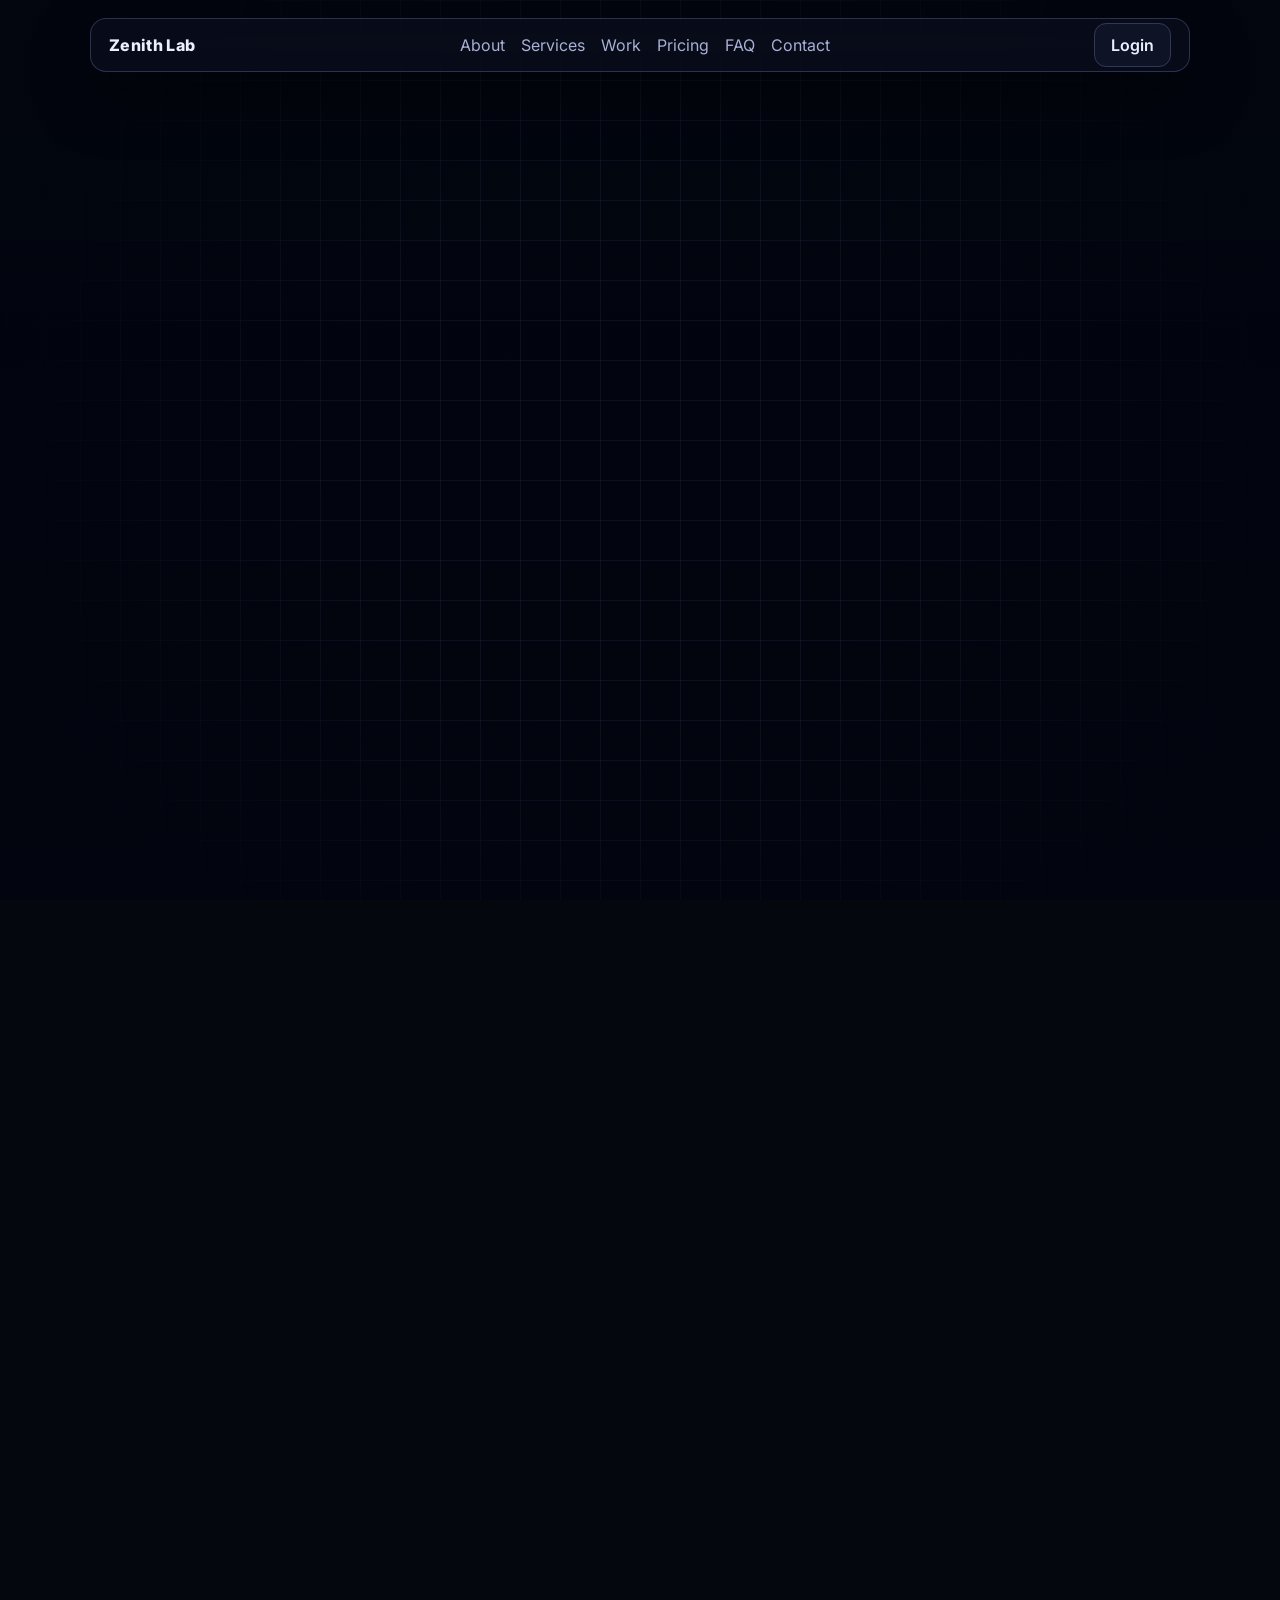
<file: index.html>
<!DOCTYPE html>
<html lang="en">
  <head>
    <meta charset="UTF-8" />
    <meta name="viewport" content="width=device-width, initial-scale=1.0" />

    <title>Zenith Lab | Digital Product Studio</title>
    <link rel="preconnect" href="https://fonts.googleapis.com" />
    <link rel="preconnect" href="https://fonts.gstatic.com" crossorigin />
    <link href="https://fonts.googleapis.com/css2?family=Inter:wght@400;500;600;700;800&display=swap" rel="stylesheet" />
    <link rel="stylesheet" href="styles.css" />
  </head>
  <body>
    <div class="bg-gradient" aria-hidden="true"></div>
    <div class="bg-grid" aria-hidden="true"></div>
    <div class="particles" id="particles" aria-hidden="true"></div>
    <div class="scroll-progress" aria-hidden="true"></div>

    <header class="site-header glass">
      <a class="brand" href="index.html">Zenith Lab</a>
      <nav class="main-nav">
        <a href="#about">About</a>
        <a href="#services">Services</a>
        <a href="#work">Work</a>
        <a href="#pricing">Pricing</a>
        <a href="#faq">FAQ</a>
        <a href="#contact">Contact</a>
      </nav>
      <div class="profile-wrap" id="profile-wrap">
        <a id="auth-link" class="button subtle" href="login.html">Login</a>
        <button id="profile-trigger" class="button subtle" hidden></button>
        <div id="profile-menu" class="profile-menu" hidden>
          <a href="chat.html">Client Workspace</a>
          <a href="login.html">Settings</a>
          <a id="owner-menu-link" href="owner.html" hidden>Owner Dashboard</a>
          <button id="logout-btn" type="button">Logout</button>
        </div>
      </div>
    </header>

    <main>
      <section id="announcement" class="announcement glass reveal" hidden></section>

      <section class="hero reveal">
        <p class="eyebrow">Premium Product & Engineering Studio</p>
        <h1>We build modern digital platforms clients trust instantly.</h1>
        <p class="hero-subtext">From strategy to launch, Zenith Lab designs and ships high-performance web products with clean execution and enterprise reliability.</p>
        <div class="hero-cta">
          <a class="button" href="login.html">Start Project</a>
          <a class="button subtle" href="chat.html">Open Client Chat</a>
          <a class="button subtle" href="jarvis.html">Launch Jarvis Mobile</a>
        </div>
      </section>

      <section id="about" class="section reveal">
        <div class="section-heading"><p class="eyebrow">About</p><h2>Studio built for serious delivery</h2></div>
        <div class="feature-grid">
          <article class="glass card"><h3>Product Strategy</h3><p>Clear roadmap, measurable milestones, and practical business outcomes.</p></article>
          <article class="glass card"><h3>Design Systems</h3><p>Scalable UI foundations with consistent brand language and motion quality.</p></article>
          <article class="glass card"><h3>Engineering Excellence</h3><p>Secure architecture, reliable APIs, and optimized front-end performance.</p></article>
        </div>
      </section>

      <section id="services" class="section reveal">
        <div class="section-heading"><p class="eyebrow">Services</p><h2>Everything a professional website needs</h2></div>
        <div class="feature-grid">
          <article class="glass card"><h3>Web App Development</h3><p>Production-grade full-stack delivery for startups and growing companies.</p></article>
          <article class="glass card"><h3>SaaS Platform Design</h3><p>Conversion-focused UI/UX that looks premium and performs under scale.</p></article>
          <article class="glass card"><h3>Maintenance & Support</h3><p>Ongoing updates, security monitoring, and continuous improvement cycles.</p></article>
          <article class="glass card"><h3>Client Success Chat</h3><p>Private AI-assisted workspace available only through the chat page.</p></article>
        </div>
      </section>

      <section id="work" class="section reveal">
        <div class="section-heading"><p class="eyebrow">Case Studies</p><h2>Selected engagements</h2></div>
        <div class="feature-grid testimonials">
          <article class="glass card"><h3>Fintech Dashboard</h3><p>Reduced internal reporting time by 46% with a modern analytics suite.</p></article>
          <article class="glass card"><h3>Commerce Platform</h3><p>Launched a scalable storefront with improved conversion and retention.</p></article>
          <article class="glass card"><h3>Operations Portal</h3><p>Unified workflows across teams through role-based automation and tooling.</p></article>
        </div>
      </section>

      <section id="pricing" class="section reveal">
        <div class="section-heading"><p class="eyebrow">Pricing</p><h2>Flexible engagement models</h2></div>
        <div class="feature-grid">
          <article class="glass card"><h3>Starter</h3><p>Ideal for landing pages and MVP scope.</p><h4>From $2,500</h4></article>
          <article class="glass card"><h3>Growth</h3><p>For full-featured SaaS and integrated dashboards.</p><h4>From $8,000</h4></article>
          <article class="glass card"><h3>Scale</h3><p>Custom enterprise implementation and team support.</p><h4>Custom Quote</h4></article>
        </div>
      </section>

      <section id="faq" class="section reveal">
        <div class="section-heading"><p class="eyebrow">FAQ</p><h2>Common client questions</h2></div>
        <div class="feature-grid">
          <article class="glass card"><h3>How fast can we start?</h3><p>Most projects begin within 3 business days after kickoff approval.</p></article>
          <article class="glass card"><h3>Do you provide support?</h3><p>Yes, with optional maintenance plans and monthly optimization reports.</p></article>
          <article class="glass card"><h3>How do we communicate?</h3><p>Through the secure client chat workspace and weekly progress updates.</p></article>
        </div>
      </section>

      <section class="cta section reveal">
        <div class="glass cta-box">
          <h2>Need a website that feels world-class on first visit?</h2>
          <p>Let’s design a clean, high-converting product experience for your clients.</p>
          <a class="button" href="login.html">Book Discovery</a>
    <title>Zenith Lab | Portfolio</title>
    <link rel="preconnect" href="https://fonts.googleapis.com" />
    <link rel="preconnect" href="https://fonts.gstatic.com" crossorigin />
    <link
      href="https://fonts.googleapis.com/css2?family=Inter:wght@400;500;600;700&family=Space+Grotesk:wght@500;600;700&display=swap"
      rel="stylesheet"
    />
    <link rel="stylesheet" href="styles.css" />
  </head>
  <body>
    <div class="scroll-progress" aria-hidden="true"></div>

    <header class="site-header">
      <a class="brand" href="index.html">Zenith Lab</a>
      <nav>
        <a href="#work">Work</a>
        <a href="#stack">Stack</a>
        <a href="#services">Services</a>
        <a href="#timeline">Timeline</a>
        <a href="shop.html">Shop</a>
        <a href="chat.html">Chat</a>
        <a href="login.html">Login</a>
      </nav>
    </header>

    <main>
      <section class="hero parallax" data-parallax="0.08">
        <p class="eyebrow">Multi-disciplinary Developer Portfolio</p>
        <h1>Bridging the gap between 3D Design and Functional Development.</h1>
        <p class="hero-subtext">
          Specializing in Game Systems, Web Architecture, and Digital Storytelling.
        </p>
        <div class="hero-cta">
          <a class="button" href="shop.html">Visit Shop</a>
          <a class="button subtle" href="chat.html">Open Live Chat</a>
          <a class="button subtle" href="login.html">Client Login</a>
        </div>
        <div class="stats-grid" aria-label="Studio metrics">
          <article><strong>32+</strong><span>Shipped Projects</span></article>
          <article><strong>12</strong><span>Industries Served</span></article>
          <article><strong>96%</strong><span>On-time Delivery</span></article>
        </div>
      </section>

      <section id="work" class="section parallax" data-parallax="0.05">
        <div class="section-heading">
          <p class="eyebrow">Professional Grid</p>
          <h2>Case Studies</h2>
        </div>
        <div class="case-grid">
          <article class="case-card"><div class="case-thumb"></div><div class="case-body"><h3>Neon District Atlas</h3><p>3D Environmental Design | Interactive Media</p></div></article>
          <article class="case-card"><div class="case-thumb"></div><div class="case-body"><h3>PulseOps Platform</h3><p>Web Systems Architecture | SaaS Infrastructure</p></div></article>
          <article class="case-card"><div class="case-thumb"></div><div class="case-body"><h3>Echoes of Orpheus</h3><p>Game Narrative Systems | Digital Storytelling</p></div></article>
        </div>
      </section>

      <section id="stack" class="section parallax" data-parallax="0.04">
        <div class="section-heading">
          <p class="eyebrow">The Technical Stack</p>
          <h2>Technical Proficiency</h2>
        </div>
        <div class="stack-grid">
          <article><h3>3D & Realtime Production</h3><ul><li>Blender</li><li>Unity</li><li>Unreal Engine 5</li><li>Substance Painter</li></ul></article>
          <article><h3>Frontend Engineering</h3><ul><li>React</li><li>Next.js</li><li>TypeScript</li><li>Tailwind CSS</li></ul></article>
          <article><h3>Backend & Data</h3><ul><li>Node.js</li><li>PostgreSQL</li><li>SQLite</li><li>AWS</li></ul></article>
        </div>
      </section>

      <section id="services" class="section utility-grid">
        <article class="panel">
          <h3>Studio Shop</h3>
          <p>Download design packs, reusable shaders, and UI kits from the new Zenith Shop.</p>
          <a class="button subtle" href="shop.html">Browse Shop</a>
        </article>
        <article class="panel">
          <h3>Client Chat</h3>
          <p>Start a quick project conversation with the lightweight chat workspace.</p>
          <a class="button subtle" href="chat.html">Open Chat</a>
        </article>
        <article class="panel">
          <h3>Secure Workspace</h3>
          <p>Login to access private milestones, invoices, and delivery timelines.</p>
          <a class="button subtle" href="login.html">Access Portal</a>
        </article>
      </section>

      <section id="timeline" class="section">
        <div class="section-heading">
          <p class="eyebrow">Delivery Flow</p>
          <h2>How Projects Move</h2>
        </div>
        <div class="timeline">
          <article class="panel"><h3>01 · Discover</h3><p>Scope workshop, requirements mapping, and success metrics.</p></article>
          <article class="panel"><h3>02 · Prototype</h3><p>Rapid visual and technical prototype in parallel tracks.</p></article>
          <article class="panel"><h3>03 · Build</h3><p>Iterative production sprints with weekly stakeholder updates.</p></article>
          <article class="panel"><h3>04 · Launch</h3><p>Performance hardening, QA handoff, and post-launch support.</p></article>
        </div>
      </section>

      <section id="beyond" class="section beyond">
        <div class="section-heading compact"><p class="eyebrow">Off-Duty</p><h2>Beyond the Code.</h2></div>
        <div class="beyond-grid">
          <article class="panel"><h3>PC Rig</h3><ul><li>Ryzen 9 7950X</li><li>RTX 4090</li><li>64GB DDR5</li><li>4K 144Hz</li></ul></article>
          <article class="panel"><h3>Clips</h3><p>High-quality moments from racing sims and tactical FPS sessions.</p><div class="mini-clips"><span>Clip A</span><span>Clip B</span><span>Clip C</span></div></article>
          <article class="panel"><h3>Favorite Titles</h3><ul><li>Cyberpunk 2077</li><li>Alan Wake II</li><li>Forza Horizon 5</li><li>Helldivers 2</li></ul></article>

        </div>
      </section>
    </main>

    <footer id="contact" class="footer">
      <p>© 2026 Zenith Lab</p>
      <div class="footer-links">
        <a href="https://www.linkedin.com" target="_blank" rel="noopener noreferrer">LinkedIn</a>
        <a href="https://github.com" target="_blank" rel="noopener noreferrer">GitHub</a>

        <a href="mailto:hello@zenithlab.dev">hello@zenithlab.dev</a>

        <a href="mailto:hello@zenithlab.dev">Email</a>

      </div>
    </footer>

    <script src="script.js"></script>
  </body>
</html>
</file>
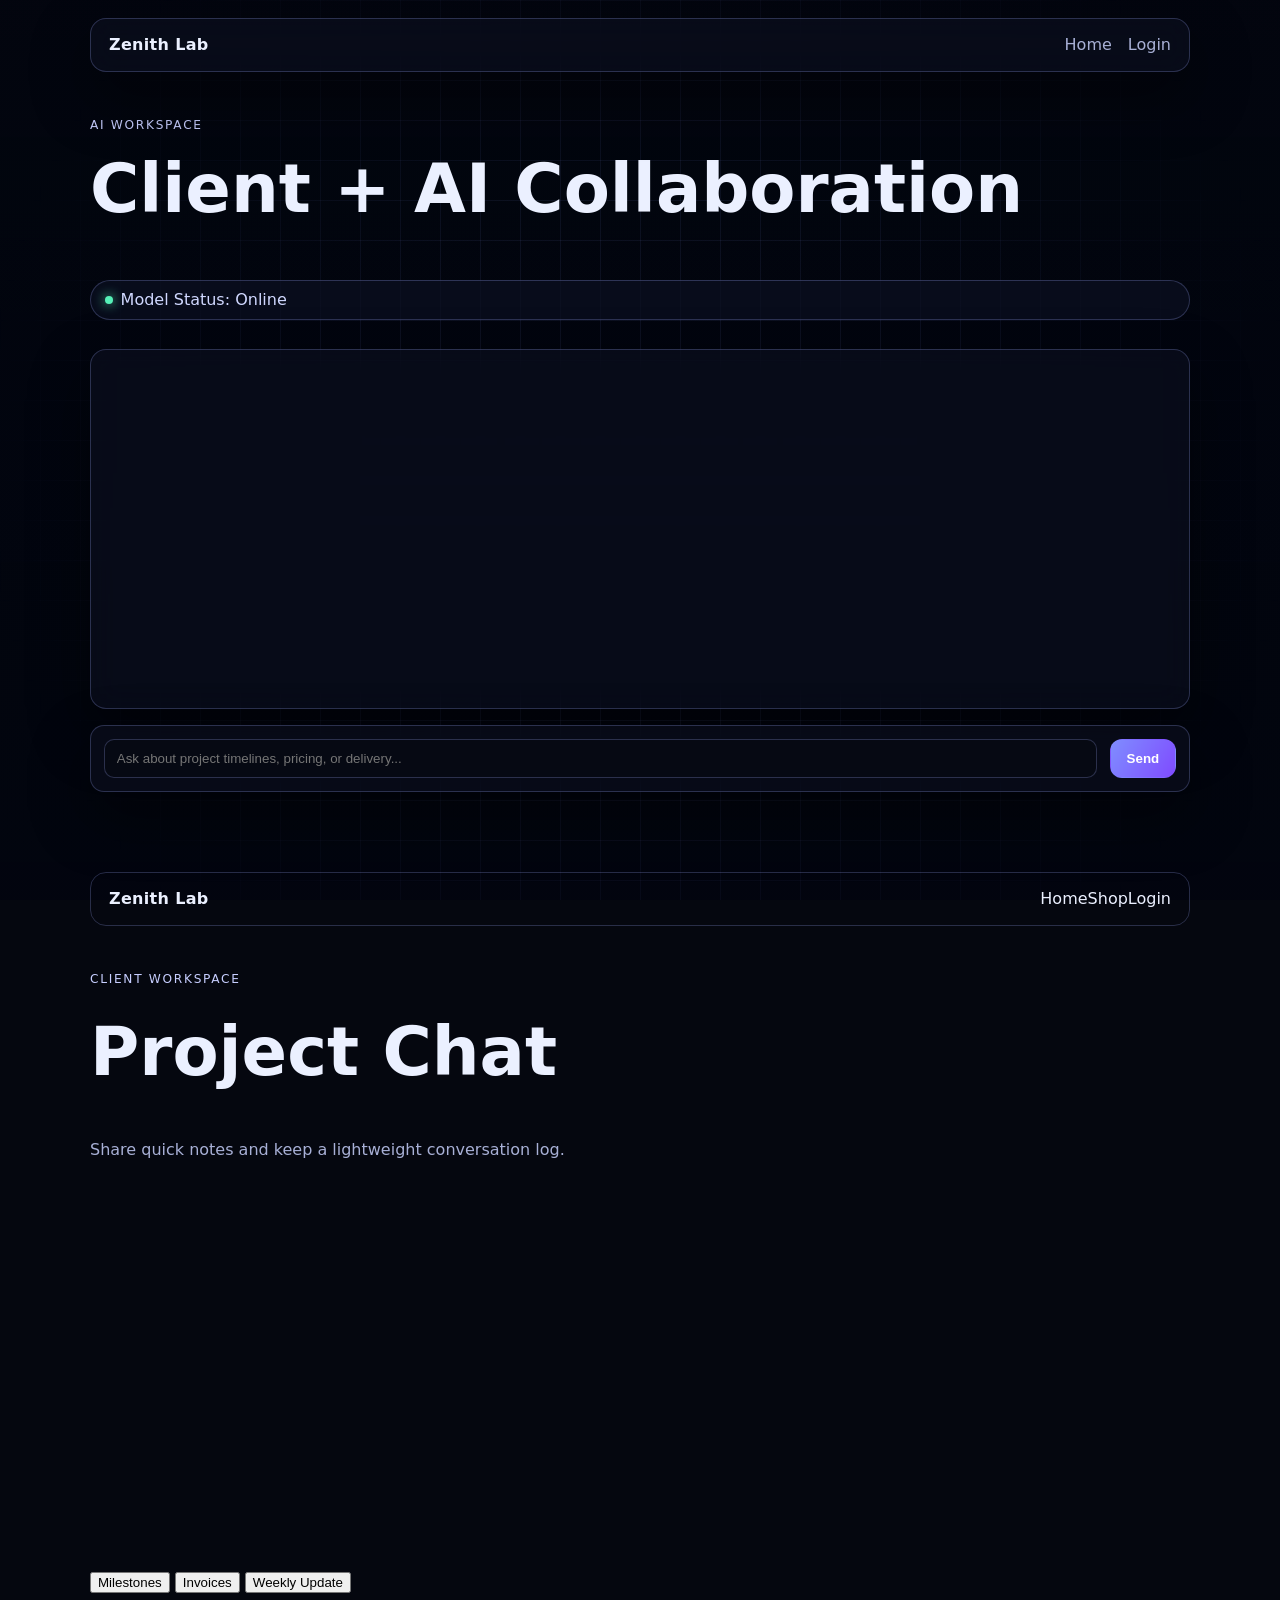
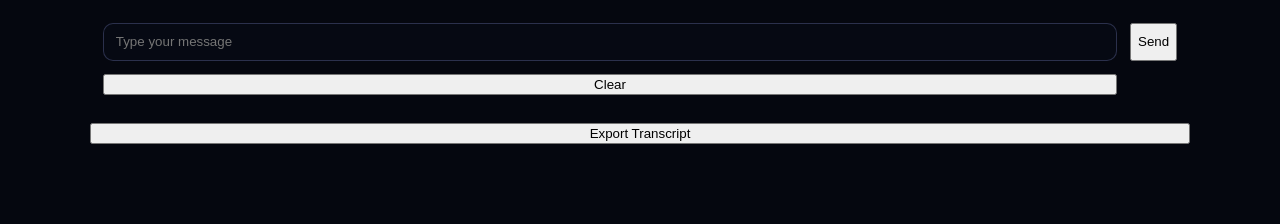
<file: chat.html>
<!DOCTYPE html>
<html lang="en">
  <head>
    <meta charset="UTF-8" />
    <meta name="viewport" content="width=device-width, initial-scale=1.0" />
    <title>Zenith Lab | AI Workspace</title>
    <link rel="stylesheet" href="styles.css" />
  </head>
  <body>
    <div class="bg-gradient" aria-hidden="true"></div>
    <div class="bg-grid" aria-hidden="true"></div>

    <header class="site-header glass">
      <a class="brand" href="index.html">Zenith Lab</a>
      <nav class="main-nav"><a href="index.html">Home</a><a href="login.html">Login</a></nav>
    </header>

    <main class="page-shell reveal is-visible">
      <div class="section-heading"><p class="eyebrow">AI Workspace</p><h1>Client + AI Collaboration</h1></div>
      <div class="model-status"><span class="dot"></span><span id="model-status-text">Model Status: Online</span></div>
      <section class="chat-log glass" id="chat-log"></section>
      <div class="chat-controls glass">
        <input id="chat-input" type="text" placeholder="Ask about project timelines, pricing, or delivery..." />
        <button id="send-btn" class="button" type="button">Send</button>
      </div>
    </main>

    <script src="chat.js"></script>
  </body>
</html>

    <title>Zenith Lab | Chat</title>
    <link rel="stylesheet" href="styles.css" />
  </head>
  <body>
    <header class="site-header"><a class="brand" href="index.html">Zenith Lab</a><nav><a href="index.html">Home</a><a href="shop.html">Shop</a><a href="login.html">Login</a></nav></header>
    <main class="page-shell">
      <p class="eyebrow">Client Workspace</p>
      <h1>Project Chat</h1>
      <p class="hero-subtext">Share quick notes and keep a lightweight conversation log.</p>
      <section class="chat-log" id="chat-log"></section>
      <div class="quick-prompts" id="quick-prompts">
        <button type="button" data-prompt="Can we review milestones?">Milestones</button>
        <button type="button" data-prompt="Please share latest invoice status.">Invoices</button>
        <button type="button" data-prompt="Need a progress summary for this week.">Weekly Update</button>
      </div>
      <div class="chat-controls">
        <input id="chat-input" type="text" placeholder="Type your message" />
        <button id="send-btn" type="button">Send</button>
        <button id="clear-btn" type="button">Clear</button>
      </div>
      <button id="export-btn" class="mini-button" type="button">Export Transcript</button>
    </main>
    <script src="chat.js"></script>
  </body>
</html>
</file>
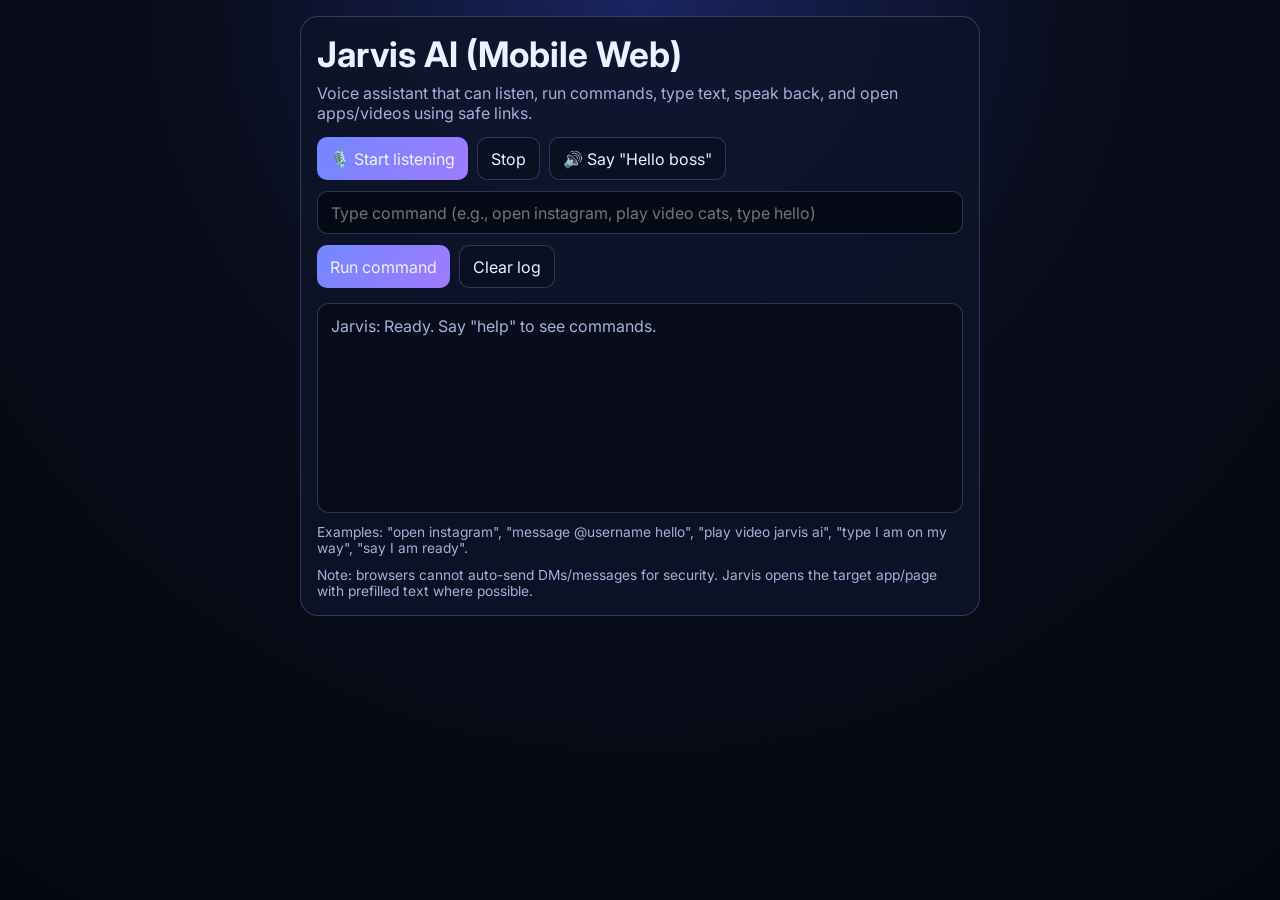
<file: jarvis.html>
<!DOCTYPE html>
<html lang="en">
  <head>
    <meta charset="UTF-8" />
    <meta name="viewport" content="width=device-width, initial-scale=1.0" />
    <title>Jarvis Mobile Assistant</title>
    <link rel="preconnect" href="https://fonts.googleapis.com" />
    <link rel="preconnect" href="https://fonts.gstatic.com" crossorigin />
    <link href="https://fonts.googleapis.com/css2?family=Inter:wght@400;500;600;700;800&display=swap" rel="stylesheet" />
    <style>
      :root {
        --bg: #090d1c;
        --panel: rgba(14, 20, 41, 0.85);
        --line: rgba(161, 177, 255, 0.25);
        --text: #ecf1ff;
        --muted: #a7b0da;
        --accent: #7287ff;
        --accent-2: #9f7bff;
      }
      * { box-sizing: border-box; }
      body {
        margin: 0;
        min-height: 100vh;
        font-family: Inter, system-ui, sans-serif;
        background: radial-gradient(circle at top, #1a2461 0%, #090d1c 40%, #05080f 100%);
        color: var(--text);
        padding: 1rem;
      }
      .app {
        width: min(680px, 100%);
        margin: 0 auto;
        border: 1px solid var(--line);
        border-radius: 18px;
        background: var(--panel);
        backdrop-filter: blur(12px);
        padding: 1rem;
      }
      h1 { font-size: clamp(1.5rem, 4vw, 2.2rem); margin: 0 0 .5rem; }
      p { color: var(--muted); margin: 0; }
      .row { display: grid; gap: .7rem; margin-top: .9rem; }
      .toolbar { display: flex; gap: .6rem; flex-wrap: wrap; }
      button, input {
        border: 1px solid var(--line);
        border-radius: 10px;
        padding: .65rem .8rem;
        background: rgba(6, 10, 22, .9);
        color: var(--text);
        font: inherit;
      }
      button { cursor: pointer; background: linear-gradient(125deg, var(--accent), var(--accent-2)); border: none; }
      button.secondary { background: rgba(11, 16, 34, .9); border: 1px solid var(--line); }
      .log {
        min-height: 210px;
        max-height: 45vh;
        overflow: auto;
        border: 1px solid var(--line);
        border-radius: 12px;
        padding: .8rem;
        background: rgba(8, 12, 26, .8);
      }
      .log p { margin: 0 0 .6rem; }
      .tip { font-size: .86rem; }
      @media (max-width: 640px) { .toolbar { display: grid; grid-template-columns: 1fr 1fr; } }
    </style>
  </head>
  <body>
    <main class="app">
      <h1>Jarvis AI (Mobile Web)</h1>
      <p>Voice assistant that can listen, run commands, type text, speak back, and open apps/videos using safe links.</p>

      <section class="row">
        <div class="toolbar">
          <button id="start-listen">🎙️ Start listening</button>
          <button id="stop-listen" class="secondary">Stop</button>
          <button id="speak-now" class="secondary">🔊 Say "Hello boss"</button>
        </div>
        <input id="manual-command" placeholder="Type command (e.g., open instagram, play video cats, type hello)" />
        <div class="toolbar">
          <button id="run-command">Run command</button>
          <button id="clear-log" class="secondary">Clear log</button>
        </div>
      </section>

      <section class="row">
        <div class="log" id="log"></div>
        <p class="tip">Examples: "open instagram", "message @username hello", "play video jarvis ai", "type I am on my way", "say I am ready".</p>
        <p class="tip">Note: browsers cannot auto-send DMs/messages for security. Jarvis opens the target app/page with prefilled text where possible.</p>
      </section>
    </main>
    <script src="jarvis.js"></script>
  </body>
</html>
</file>
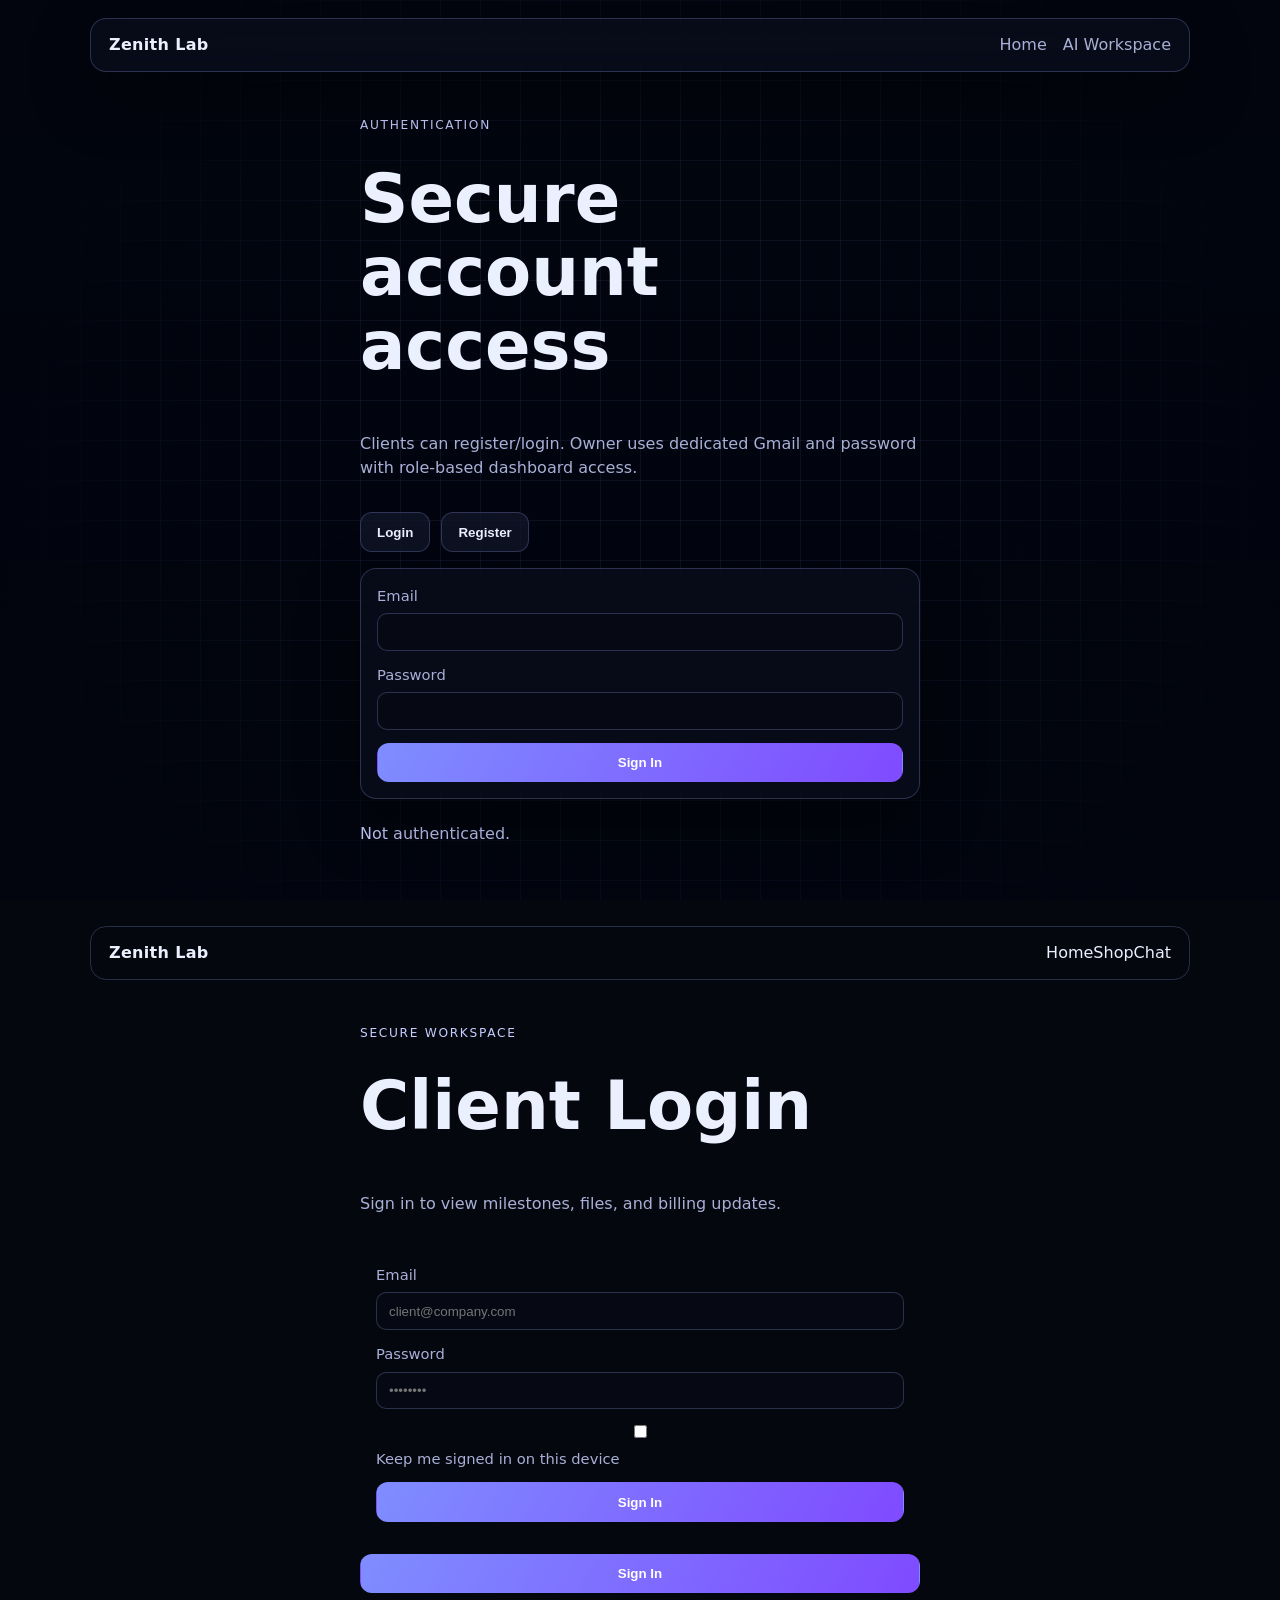
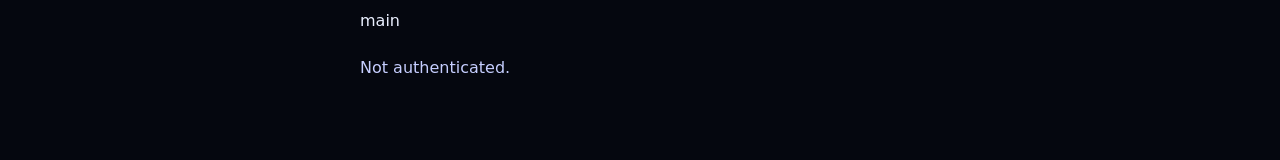
<file: login.html>
<!DOCTYPE html>
<html lang="en">
  <head>
    <meta charset="UTF-8" />
    <meta name="viewport" content="width=device-width, initial-scale=1.0" />

    <title>Zenith Lab | Authentication</title>
    <link rel="stylesheet" href="styles.css" />
  </head>
  <body>
    <div class="bg-gradient" aria-hidden="true"></div>
    <div class="bg-grid" aria-hidden="true"></div>

    <header class="site-header glass">
      <a class="brand" href="index.html">Zenith Lab</a>
      <nav class="main-nav"><a href="index.html">Home</a><a href="chat.html">AI Workspace</a></nav>
    </header>

    <main class="page-shell narrow reveal is-visible">
      <p class="eyebrow">Authentication</p>
      <h1>Secure account access</h1>
      <p class="hero-subtext">Clients can register/login. Owner uses dedicated Gmail and password with role-based dashboard access.</p>

      <div class="auth-tabs">
        <button id="show-login" class="button subtle" type="button">Login</button>
        <button id="show-register" class="button subtle" type="button">Register</button>
      </div>

      <form id="login-form" class="glass form-grid">
        <label>Email<input id="login-email" type="email" required /></label>
        <label>Password<input id="login-password" type="password" minlength="8" required /></label>
        <button class="button" type="submit">Sign In</button>
      </form>

      <form id="register-form" class="glass form-grid" hidden>
        <label>Email<input id="register-email" type="email" required /></label>
        <label>Password<input id="register-password" type="password" minlength="8" required /></label>
        <button class="button" type="submit">Create Account</button>
      </form>

      <p id="login-status" class="status-line">Not authenticated.</p>
    </main>


    <title>Zenith Lab | Login</title>
    <link rel="stylesheet" href="styles.css" />
  </head>
  <body>
    <header class="site-header"><a class="brand" href="index.html">Zenith Lab</a><nav><a href="index.html">Home</a><a href="shop.html">Shop</a><a href="chat.html">Chat</a></nav></header>
    <main class="page-shell narrow">
      <p class="eyebrow">Secure Workspace</p>
      <h1>Client Login</h1>
      <p class="hero-subtext">Sign in to view milestones, files, and billing updates.</p>

      <form id="login-form" class="panel form-grid">
        <label>
          Email
          <input id="email" name="email" type="email" placeholder="client@company.com" required />
        </label>
        <label>
          Password
          <input id="password" name="password" type="password" minlength="8" placeholder="••••••••" required />
        </label>

        <label class="inline-check">
          <input id="remember" name="remember" type="checkbox" />
          Keep me signed in on this device
        </label>
        <button class="button" type="submit">Sign In</button>
      </form>

      <div id="session-panel" class="panel session-panel" hidden>
        <h3>Active Session</h3>
        <p id="session-summary"></p>
        <button id="logout-btn" class="mini-button" type="button">Log Out</button>
      </div>


<button class="button" type="submit">Sign In</button>
      </form>

 main
      <p id="login-status" class="status-line">Not authenticated.</p>
    </main>

    <script src="login.js"></script>
  </body>
</html>
</file>
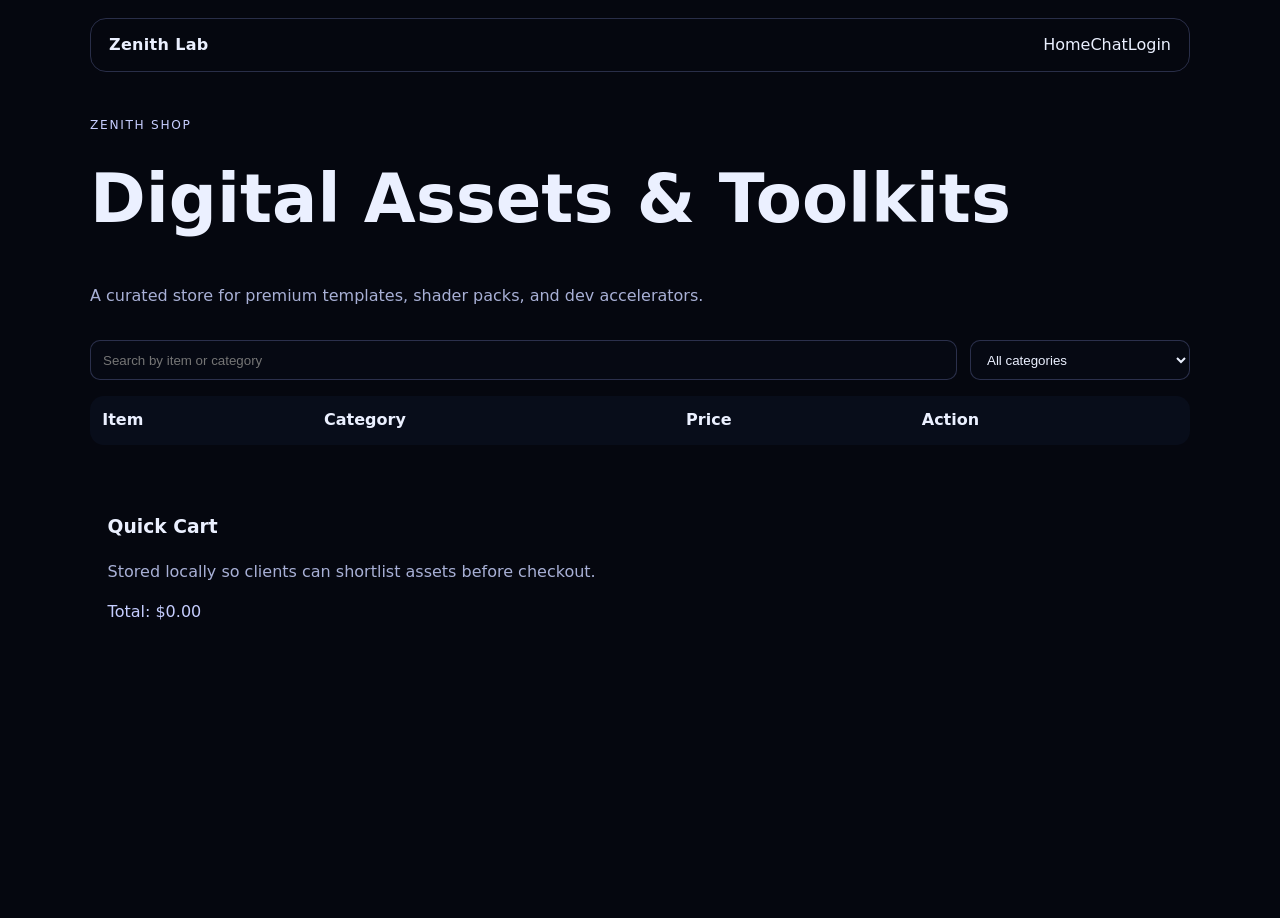
<file: shop.html>
<!DOCTYPE html>
<html lang="en">
  <head>
    <meta charset="UTF-8" />
    <meta name="viewport" content="width=device-width, initial-scale=1.0" />
    <title>Zenith Lab | Shop</title>
    <link rel="stylesheet" href="styles.css" />
  </head>
  <body>

    <div class="animated-sky-scene" aria-hidden="true">
      <div class="cloud cloud--1"></div>
      <div class="cloud cloud--2"></div>
      <div class="cloud cloud--3"></div>
      <div class="scene-ground"></div>
    </div>

    <header class="site-header"><a class="brand" href="index.html">Zenith Lab</a><nav><a href="index.html">Home</a><a href="chat.html">Chat</a><a href="login.html">Login</a></nav></header>
    <main class="page-shell">
      <p class="eyebrow">Zenith Shop</p>
      <h1>Digital Assets & Toolkits</h1>
      <p class="hero-subtext">A curated store for premium templates, shader packs, and dev accelerators.</p>
      <div class="shop-controls">
        <input id="shop-search" type="search" placeholder="Search by item or category" />
        <select id="shop-category">
          <option value="all">All categories</option>
        </select>
      </div>
      <table class="table-shell" id="shop-table">
        <thead><tr><th>Item</th><th>Category</th><th>Price</th><th>Action</th></tr></thead>
        <tbody></tbody>
      </table>
      <section class="panel cart-panel">
        <h3>Quick Cart</h3>
        <p class="hero-subtext">Stored locally so clients can shortlist assets before checkout.</p>
        <ul id="cart-list"></ul>
        <p id="cart-total" class="status-line">Total: $0.00</p>
      </section>
    </main>
    <script src="shop.js"></script>
  </body>
</html>
</file>
<file: styles.css>
:root {
  --bg: #05070f;
  --bg-2: #0d1328;
  --glass: rgba(13, 18, 34, 0.54);
  --line: rgba(157, 173, 255, 0.24);
  --text: #ebf0ff;
  --muted: #a8b0d6;
  --accent: #7f8dff;
  --accent-2: #7f4bff;
  --shadow: 0 24px 60px rgba(0, 0, 0, 0.45);
}

* { box-sizing: border-box; }
[hidden] { display: none !important; }
body {
  margin: 0;
  font-family: Inter, system-ui, sans-serif;
  color: var(--text);
  background: var(--bg);
  min-height: 100vh;
  line-height: 1.5;
}

a { color: inherit; text-decoration: none; }

.bg-gradient,
.bg-grid,
.particles { position: fixed; inset: 0; pointer-events: none; z-index: -3; }
.bg-gradient {
  background:
    linear-gradient(rgba(4, 7, 16, 0.58), rgba(4, 7, 16, 0.72)),
    url('https://images.unsplash.com/photo-1534088568595-a066f410bcda?auto=format&fit=crop&w=1900&q=80') center/cover no-repeat fixed;
  filter: saturate(1.05) contrast(1.02);
}
.bg-grid {
  z-index: -2;
  background-image:
    linear-gradient(rgba(141, 157, 255, 0.08) 1px, transparent 1px),
    linear-gradient(90deg, rgba(141, 157, 255, 0.08) 1px, transparent 1px);
  background-size: 40px 40px;
  mask-image: radial-gradient(circle at center, black 35%, transparent 85%);
}
.particles { z-index: -1; overflow: hidden; }
.particles span {
  position: absolute;
  bottom: -30px;
  width: 4px;
  height: 4px;
  background: rgba(191, 203, 255, 0.55);
  border-radius: 50%;
  animation: floatUp linear infinite;
}

@keyframes floatUp {
  from { transform: translateY(0); opacity: 0.15; }
  10% { opacity: 0.65; }
  to { transform: translateY(-110vh); opacity: 0; }
}

.site-header {
  position: sticky;
  top: 18px;
  margin: 18px auto;
  width: min(1100px, calc(100% - 2rem));
  display: flex;
  align-items: center;
  justify-content: space-between;
  gap: 16px;
  padding: 14px 18px;
  border-radius: 16px;
  border: 1px solid var(--line);
  z-index: 10;
}
.brand { font-weight: 800; letter-spacing: .02em; }
.main-nav { display: flex; gap: 1rem; flex-wrap: wrap; }
.main-nav a { color: var(--muted); transition: color .3s; }
.main-nav a:hover { color: var(--text); }

.glass {
  background: var(--glass);
  backdrop-filter: blur(14px);
  border: 1px solid var(--line);
  box-shadow: var(--shadow);
}

main { width: min(1100px, calc(100% - 2rem)); margin: 0 auto 5rem; }
.section { margin: 5rem 0; }
.hero { padding: 5.5rem 1rem 2rem; max-width: 860px; }
h1 { font-size: clamp(2rem, 6vw, 4.2rem); line-height: 1.1; margin: 0 0 1rem; }
h2 { font-size: clamp(1.5rem, 3vw, 2.4rem); margin: 0; }
.eyebrow { text-transform: uppercase; letter-spacing: .14em; color: #c7ceff; font-size: .76rem; }
.hero-subtext, p { color: var(--muted); }
.hero-cta { display: flex; gap: .8rem; margin-top: 1.6rem; flex-wrap: wrap; }

.button {
  border: 1px solid transparent;
  background: linear-gradient(120deg, var(--accent), var(--accent-2));
  color: #fff;
  padding: .7rem 1rem;
  border-radius: 12px;
  font-weight: 600;
  cursor: pointer;
  transition: transform .25s, box-shadow .25s, opacity .25s;
}
.button:hover { transform: translateY(-2px); box-shadow: 0 12px 26px rgba(127, 110, 255, .38); }
.button.subtle { background: rgba(17, 22, 40, .8); border-color: var(--line); color: var(--text); }

.section-heading { margin-bottom: 1.3rem; display: grid; gap: .4rem; }
.feature-grid { display: grid; grid-template-columns: repeat(auto-fit, minmax(220px, 1fr)); gap: 1rem; }
.card, .panel, .cta-box { border-radius: 18px; padding: 1.1rem; }
.card h3 { margin-top: .2rem; }
.card:hover { border-color: rgba(178, 189, 255, .38); transform: translateY(-3px); transition: .3s; }

.ai-preview .sample-chat p { margin: .5rem 0; }
.model-status {
  display: inline-flex;
  align-items: center;
  gap: .5rem;
  padding: .45rem .85rem;
  border-radius: 999px;
  border: 1px solid var(--line);
  background: rgba(12, 17, 33, .7);
  color: #d0d8ff;
  margin-bottom: .8rem;
}
.dot { width: 8px; height: 8px; border-radius: 50%; background: #56f1b7; box-shadow: 0 0 12px #56f1b7; }

.announcement { padding: .7rem 1rem; border-radius: 12px; margin-top: 1rem; }
.cta-box { text-align: center; padding: 2rem; }
.footer { border-top: 1px solid var(--line); padding: 2rem 1rem 3rem; text-align: center; color: var(--muted); }
.footer-links { display: flex; justify-content: center; gap: 1rem; }

.scroll-progress {
  position: fixed;
  top: 0;
  left: 0;
  height: 3px;
  width: 0;
  background: linear-gradient(90deg, #7f8dff, #ab8fff);
  z-index: 200;
}

.page-shell { margin-top: 2rem; display: grid; gap: 1rem; }
.page-shell.narrow { max-width: 560px; margin-inline: auto; }
.form-grid { display: grid; gap: .8rem; padding: 1rem; border-radius: 16px; }
label { display: grid; gap: .4rem; color: var(--muted); font-size: .92rem; }
input, select {
  background: rgba(7, 10, 20, .9);
  border: 1px solid var(--line);
  border-radius: 10px;
  color: var(--text);
  padding: .65rem .75rem;
}
.status-line { color: #c6ceff; margin: .4rem 0 0; }
.status-line.error { color: #ff9f9f; }
.auth-tabs { display: flex; gap: .7rem; }

.chat-log {
  min-height: 360px;
  max-height: 60vh;
  overflow: auto;
  border-radius: 16px;
  padding: 1rem;
  display: grid;
  gap: .8rem;
}
.bubble { max-width: 80%; padding: .65rem .8rem; border-radius: 12px; border: 1px solid var(--line); }
.bubble p { margin: .3rem 0 0; }
.bubble.user { justify-self: end; background: rgba(57, 76, 170, .35); }
.bubble.bot { background: rgba(29, 34, 61, .8); }
.bubble.typing p::after { content: ' ...'; animation: blink 1s steps(3) infinite; }
@keyframes blink { 50% { opacity: .4; } }
.chat-controls { display: grid; grid-template-columns: 1fr auto; gap: .8rem; padding: .8rem; border-radius: 14px; }

.profile-wrap { position: relative; }
.profile-menu {
  position: absolute;
  right: 0;
  top: calc(100% + 8px);
  width: 190px;
  display: grid;
  gap: .4rem;
  padding: .7rem;
  border-radius: 12px;
  border: 1px solid var(--line);
  background: rgba(10, 14, 27, .95);
}
.profile-menu a, .profile-menu button {
  text-align: left;
  padding: .5rem;
  border-radius: 8px;
  color: var(--muted);
  background: transparent;
  border: none;
}
.profile-menu a:hover, .profile-menu button:hover { color: var(--text); background: rgba(255, 255, 255, .06); }

.owner-list { list-style: none; margin: .7rem 0 0; padding: 0; display: grid; gap: .7rem; }
.owner-list li { border: 1px solid var(--line); border-radius: 10px; padding: .6rem; color: var(--muted); }
.teach-grid { display: grid; gap: .7rem; grid-template-columns: 1fr 1fr auto; margin-bottom: .8rem; }
.muted { color: #98a1cc; }

.table-shell { width: 100%; border-collapse: collapse; overflow: hidden; border-radius: 14px; border: 1px solid var(--line); background: rgba(11, 16, 31, .72); }
.table-shell th, .table-shell td { padding: .7rem; border-bottom: 1px solid rgba(157, 173, 255, .14); text-align: left; }
.shop-controls { display: grid; grid-template-columns: 1fr 220px; gap: .8rem; }
.cart-panel { margin-top: 1rem; }

.reveal { opacity: 0; transform: translateY(14px); transition: .7s ease; }
.reveal.is-visible { opacity: 1; transform: translateY(0); }

@media (max-width: 820px) {
  .main-nav { display: none; }
  .teach-grid { grid-template-columns: 1fr; }
  .shop-controls, .chat-controls { grid-template-columns: 1fr; }


:root {
  --bg: #0f172a;
  --sky-top: #29559a;
  --sky-bottom: #0f172a;
  --text: #f8fafc;
  --muted: #d2deef;
  --border: rgba(255, 255, 255, 0.18);
  --card: rgba(15, 23, 42, 0.72);
  --shadow: 0 14px 28px rgba(9, 15, 30, 0.3);
}

* { box-sizing: border-box; }
html, body { margin: 0; min-height: 100%; scroll-behavior: smooth; }

body {
  color: var(--text);
  font-family: Inter, system-ui, sans-serif;
  line-height: 1.5;
  background:
    radial-gradient(ellipse at 20% 18%, rgba(255,255,255,0.25) 0 10%, transparent 30%),
    radial-gradient(ellipse at 64% 12%, rgba(255,255,255,0.2) 0 11%, transparent 32%),
    radial-gradient(ellipse at 82% 25%, rgba(255,255,255,0.18) 0 8%, transparent 30%),
    linear-gradient(180deg, var(--sky-top), var(--sky-bottom));
  background-attachment: fixed;
}

.scroll-progress { position: fixed; top: 0; left: 0; z-index: 999; width: 0; height: 3px; background: linear-gradient(90deg,#fff,#93c5fd); }
.site-header {
  position: sticky; top: 0; z-index: 100; display: flex; justify-content: space-between; align-items: center;
  padding: 1rem clamp(1rem,3vw,3.4rem); backdrop-filter: blur(10px); background: rgba(15,23,42,0.72); border-bottom: 1px solid var(--border);
}
.brand, h1, h2, h3 { font-family: "Space Grotesk", Inter, sans-serif; }
.brand { color: var(--text); text-decoration: none; font-weight: 700; letter-spacing: .06em; }
nav { display: flex; gap: 1rem; flex-wrap: wrap; align-items: center; }
nav a { color: var(--muted); text-decoration: none; font-size: .9rem; }
nav a:hover { color: #fff; }

.session-badge {
  border: 1px solid var(--border);
  border-radius: 999px;
  padding: 0.2rem 0.7rem;
  color: #bfdbfe;
  font-size: 0.75rem;
}

main { padding: 2rem clamp(1rem,3vw,4rem) 4rem; }
.hero { padding: clamp(4rem,12vh,8rem) 0 2rem; max-width: 980px; }
.eyebrow { margin: 0; font-size: .76rem; letter-spacing: .16em; text-transform: uppercase; color: #bfdbfe; }
h1 { margin: .8rem 0; font-size: clamp(2.2rem,6vw,4.7rem); line-height: 1.08; max-width: 16ch; }
.hero-subtext { margin: 0; max-width: 62ch; color: var(--muted); }
.hero-cta { margin-top: 1.2rem; display: flex; gap: .7rem; flex-wrap: wrap; }
.button {
  display: inline-block; border: 1px solid var(--border); border-radius: 999px; text-decoration: none; color: #fff;
  padding: .5rem 1rem; background: rgba(37,99,235,.32); box-shadow: var(--shadow);
}
.button.subtle { background: rgba(15,23,42,.58); }

.stats-grid {
  margin-top: 1.3rem;
  display: grid;
  gap: 0.8rem;
  grid-template-columns: repeat(auto-fit, minmax(160px, 1fr));
}
.stats-grid article {
  border: 1px solid var(--border);
  border-radius: 12px;
  padding: 0.8rem;
  background: rgba(15, 23, 42, 0.5);
}
.stats-grid strong { display: block; font-size: 1.35rem; }
.stats-grid span { color: var(--muted); font-size: 0.9rem; }

.section { margin-top: clamp(2.8rem,7vh,5rem); }
.section-heading { margin-bottom: 1rem; }
.section-heading h2 { margin: .35rem 0 0; font-size: clamp(1.7rem,3.5vw,2.5rem); }
.case-grid,.stack-grid,.beyond-grid,.utility-grid,.timeline { display: grid; gap: 1rem; }
.case-grid { grid-template-columns: repeat(auto-fit,minmax(230px,1fr)); }
.stack-grid,.beyond-grid,.utility-grid { grid-template-columns: repeat(auto-fit,minmax(220px,1fr)); }
.timeline { grid-template-columns: repeat(auto-fit,minmax(200px,1fr)); }
.case-card,.panel,.stack-grid article {
  border: 1px solid var(--border); border-radius: 14px; background: var(--card); box-shadow: var(--shadow);
}
.case-thumb { min-height: 130px; border-bottom: 1px solid var(--border); background: linear-gradient(125deg,rgba(147,197,253,.35),rgba(15,23,42,.45)); }
.case-body,.panel,.stack-grid article { padding: 1rem; }
.case-body h3,.panel h3,.stack-grid h3 { margin: 0; }
.case-body p,.panel p,.stack-grid li,.panel li { color: var(--muted); }
ul { margin: .6rem 0 0; padding-left: 1.1rem; }
.mini-clips { margin-top: .8rem; display: flex; gap: .55rem; flex-wrap: wrap; }
.mini-clips span { border: 1px solid var(--border); border-radius: 999px; padding: .3rem .6rem; font-size: .78rem; }

.footer {
  margin-top: 3rem; padding: 1.3rem clamp(1rem,3vw,4rem) 2rem; border-top: 1px solid var(--border);
  display: flex; justify-content: space-between; flex-wrap: wrap; gap: .7rem;
}
.footer p { margin: 0; color: var(--muted); }
.footer-links { display: flex; gap: .9rem; }
.footer a { color: var(--text); text-decoration: none; }
.footer a:hover { text-decoration: underline; }

.page-shell { max-width: 1000px; margin: 2.5rem auto; padding: 0 clamp(1rem,3vw,2rem); }
.page-shell.narrow { max-width: 680px; }
.table-shell { width: 100%; border-collapse: collapse; margin-top: 1rem; border: 1px solid var(--border); background: var(--card); }
.table-shell th,.table-shell td { border-bottom: 1px solid var(--border); padding: .75rem; text-align: left; }
.chat-log { min-height: 220px; border: 1px solid var(--border); border-radius: 12px; padding: .8rem; background: var(--card); }
.chat-controls { margin-top: .8rem; display: flex; gap: .5rem; }
.chat-controls input, .shop-controls input, .shop-controls select {
  flex: 1;
  padding: .65rem;
  border-radius: 10px;
  border: 1px solid var(--border);
  background: rgba(15,23,42,.7);
  color: var(--text);
}
.chat-controls button {
  padding: .65rem .9rem;
  border-radius: 10px;
  border: 1px solid var(--border);
  background: rgba(37,99,235,.4);
  color: var(--text);
  cursor: pointer;
}

.shop-controls {
  margin-top: 1rem;
  display: grid;
  grid-template-columns: 1fr 180px;
  gap: .6rem;
}

.quick-prompts {
  margin-top: .8rem;
  display: flex;
  flex-wrap: wrap;
  gap: .5rem;
}

.mini-button {
  border: 1px solid var(--border);
  border-radius: 10px;
  background: rgba(15,23,42,.8);
  color: #e2e8f0;
  padding: .45rem .8rem;
  cursor: pointer;
}

.form-grid { display: grid; gap: .75rem; margin-top: 1rem; }
.form-grid label { color: var(--muted); font-size: .9rem; }
.inline-check {
  display: flex;
  align-items: center;
  gap: 0.45rem;
}
.form-grid input {
  width: 100%;
  padding: .7rem;
  border-radius: 10px;
  border: 1px solid var(--border);
  background: rgba(15,23,42,.7);
  color: var(--text);
  margin-top: .35rem;
}
.status-line {
  margin-top: .8rem;
  border: 1px solid var(--border);
  border-radius: 10px;
  padding: .7rem;
  color: var(--muted);
  background: rgba(15,23,42,.6);
}

.cart-panel { margin-top: 1rem; }
.session-panel { margin-top: 1rem; }

@media (max-width: 700px) {
  nav { display:none; }
  .shop-controls { grid-template-columns: 1fr; }

}
</file>
